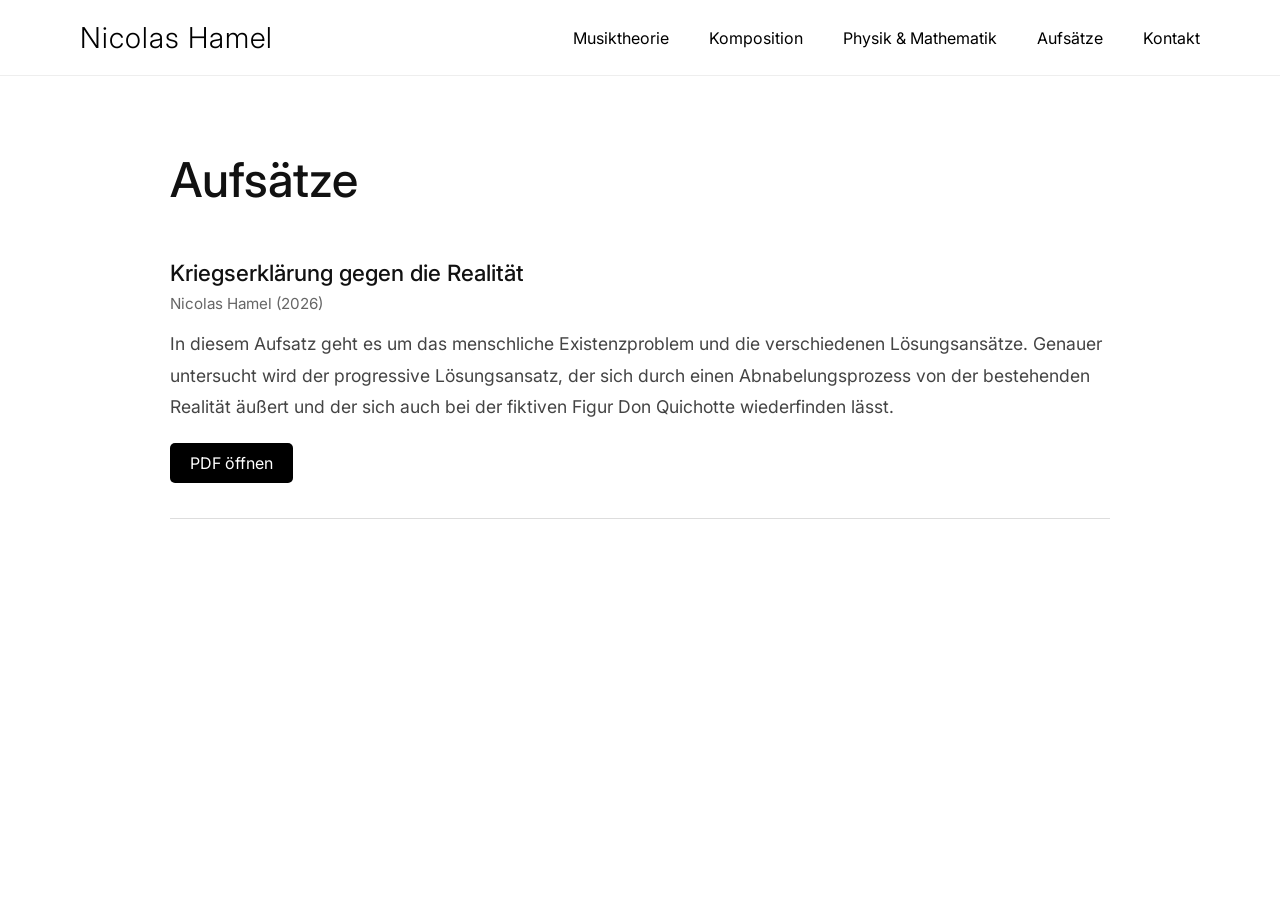
<file: aufsätze.html>
<!DOCTYPE html>
<html lang="de">
<head>
    <meta charset="UTF-8">
    <meta name="viewport" content="width=device-width, initial-scale=1.0">
    <title>Aufsätze</title>
    <link rel="stylesheet" href="style.css">
</head>

<header>

    <a href="index.html" class="logo">Nicolas Hamel</a>

    <button class="menu-toggle" onclick="toggleMenu()" aria-label="Menü öffnen">
        ☰
    </button>

    <nav id="main-nav">
        <ul>
            <li><a href="musiktheorie.html">Musiktheorie</a></li>
            <li><a href="komposition.html">Komposition</a></li>
            <li><a href="physik.html">Physik & Mathematik</a></li>
            <li><a href="aufsätze.html">Aufsätze</a></li>
            <li><a href="contact.html">Kontakt</a></li>
        </ul>
    </nav>

</header>
<script>

function toggleMenu() {

    const nav = document.getElementById("main-nav");

    nav.classList.toggle("open");

}

</script>
<body>

<section class="page-content">

    <h1>
        Aufsätze
    </h1>


    <div class="musiktheorie">

        <h2>
            Kriegserklärung gegen die Realität
        </h2>

        <div class="musiktheorie-meta">
            Nicolas Hamel (2026)
        </div>

        <p class="abstract">
            In diesem Aufsatz geht es um das menschliche Existenzproblem und die verschiedenen Lösungsansätze. Genauer untersucht wird der progressive Lösungsansatz, der sich durch einen Abnabelungsprozess von der bestehenden Realität äußert und der sich auch bei der fiktiven Figur Don Quichotte wiederfinden lässt.   
        </p>

        <a href="pdfs/Krieg_gegen_die_Realitaet.pdf"
           target="_blank"
           class="pdf-link">
           PDF öffnen
        </a>

    </div>


</section>

</body>
</html>
</file>
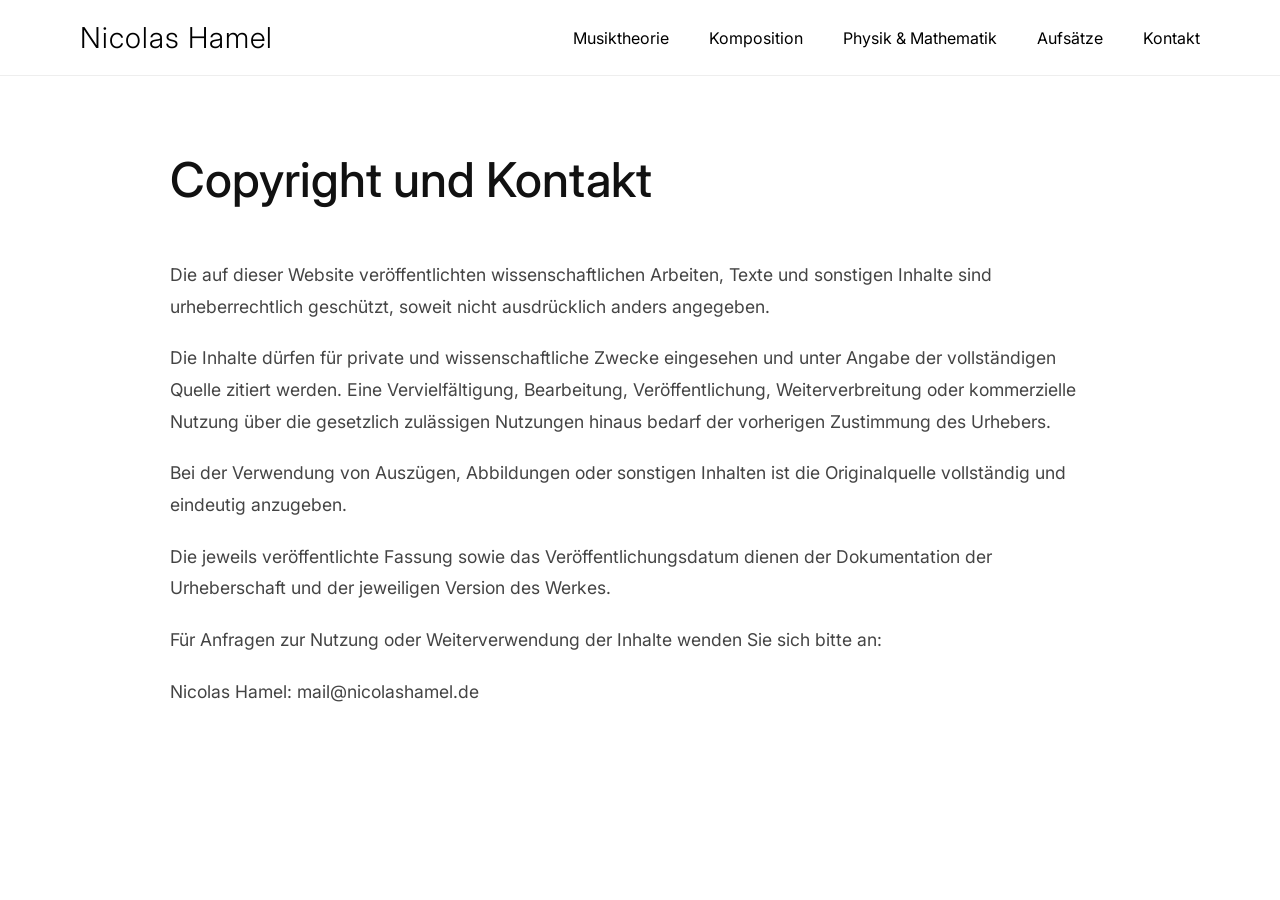
<file: contact.html>
<!DOCTYPE html>
<html lang="de">
<head>
    <meta charset="UTF-8">
    <meta name="viewport" content="width=device-width, initial-scale=1.0">
    <title>Kontakt</title>
    <link rel="stylesheet" href="style.css">
</head>

<header>

    <a href="index.html" class="logo">Nicolas Hamel</a>

    <button class="menu-toggle" onclick="toggleMenu()" aria-label="Menü öffnen">
        ☰
    </button>

    <nav id="main-nav">
        <ul>
            <li><a href="musiktheorie.html">Musiktheorie</a></li>
            <li><a href="komposition.html">Komposition</a></li>
            <li><a href="physik.html">Physik & Mathematik</a></li>
            <li><a href="aufsätze.html">Aufsätze</a></li>
            <li><a href="contact.html">Kontakt</a></li>
        </ul>
    </nav>

</header>
<script>

function toggleMenu() {

    const nav = document.getElementById("main-nav");

    nav.classList.toggle("open");

}

</script>
<body>

<section class="page-content">
    <h1>Copyright und Kontakt</h1>

    <p>Die auf dieser Website veröffentlichten wissenschaftlichen Arbeiten, Texte und sonstigen Inhalte sind urheberrechtlich geschützt, soweit nicht ausdrücklich anders angegeben.
    </p>

    <p>Die Inhalte dürfen für private und wissenschaftliche Zwecke eingesehen und unter Angabe der vollständigen Quelle zitiert werden. Eine Vervielfältigung, Bearbeitung, Veröffentlichung, Weiterverbreitung oder kommerzielle Nutzung über die gesetzlich zulässigen Nutzungen hinaus bedarf der vorherigen Zustimmung des Urhebers.
    </p>
    
    <p>Bei der Verwendung von Auszügen, Abbildungen oder sonstigen Inhalten ist die Originalquelle vollständig und eindeutig anzugeben.
    </p>

    <p>Die jeweils veröffentlichte Fassung sowie das Veröffentlichungsdatum dienen der Dokumentation der Urheberschaft und der jeweiligen Version des Werkes.
    </p>

    <p>Für Anfragen zur Nutzung oder Weiterverwendung der Inhalte wenden Sie sich bitte an:
    </p>

    <p>Nicolas Hamel: mail@nicolashamel.de</p>
</section>

</body>
</html>
</file>
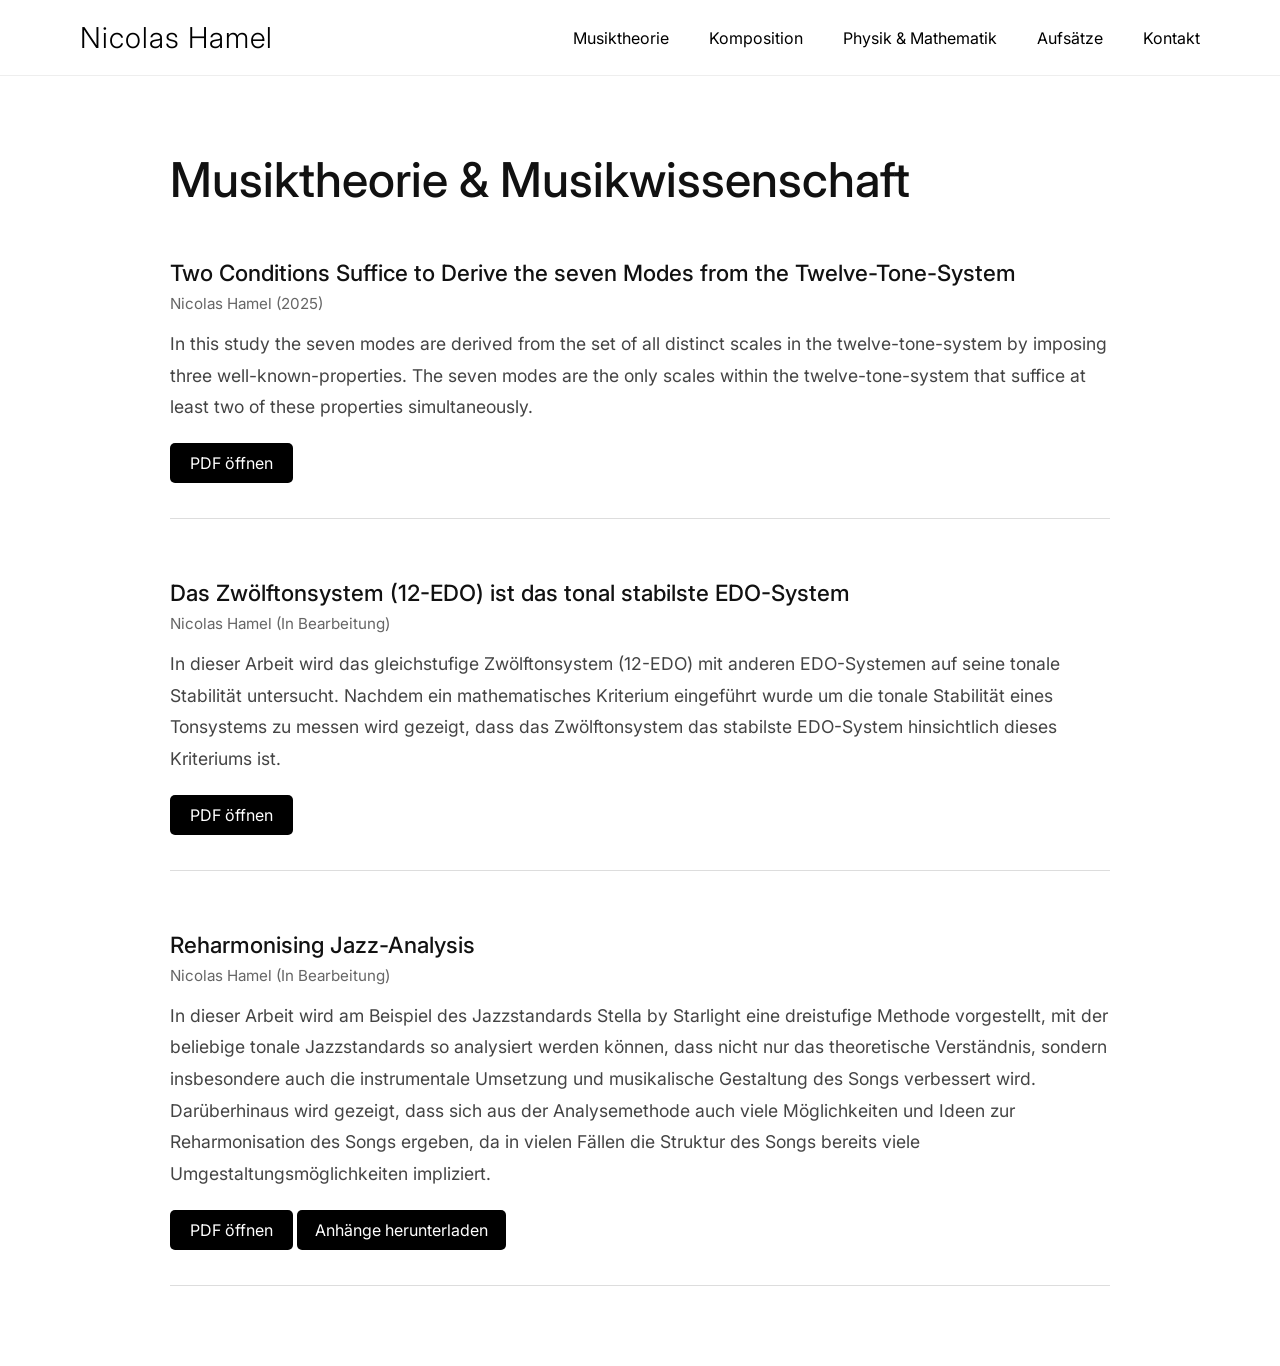
<file: musiktheorie.html>
<!DOCTYPE html>
<html lang="de">
<head>
    <meta charset="UTF-8">
    <meta name="viewport" content="width=device-width, initial-scale=1.0">
    <title>Musiktheorie</title>
    <link rel="stylesheet" href="style.css">
</head>


<header>

    <a href="index.html" class="logo">Nicolas Hamel</a>

    <button class="menu-toggle" onclick="toggleMenu()" aria-label="Menü öffnen">
        ☰
    </button>

    <nav id="main-nav">
        <ul>
            <li><a href="musiktheorie.html">Musiktheorie</a></li>
            <li><a href="komposition.html">Komposition</a></li>
            <li><a href="physik.html">Physik & Mathematik</a></li>
            <li><a href="aufsätze.html">Aufsätze</a></li>
            <li><a href="contact.html">Kontakt</a></li>
        </ul>
    </nav>

</header>
<script>

function toggleMenu() {

    const nav = document.getElementById("main-nav");

    nav.classList.toggle("open");

}

</script>

<body>

<section class="page-content">

    <h1>Musiktheorie & Musikwissenschaft</h1>

    <div class="musiktheorie">

        <h2>
            Two Conditions Suffice to Derive the seven Modes from the Twelve-Tone-System
        </h2>

        <div class="musiktheorie-meta">
            Nicolas Hamel (2025)
        </div>

        <p class="abstract">
            In this study the seven modes are derived from the set of all distinct scales in the twelve-tone-system
            by imposing three well-known-properties. The seven modes are the only scales within the twelve-tone-system
            that suffice at least two of these properties simultaneously.
        </p>

        <a href="pdfs/paper_tonleitern.pdf"
           target="_blank"
           class="pdf-link">
           PDF öffnen
        </a>

    </div>

    <div class="musiktheorie">

        <h2>
            Das Zwölftonsystem (12-EDO) ist das tonal stabilste EDO-System
        </h2>

        <div class="musiktheorie-meta">
            Nicolas Hamel (In Bearbeitung)
        </div>

        <p class="abstract">
            In dieser Arbeit wird das gleichstufige Zwölftonsystem (12-EDO) mit anderen EDO-Systemen auf seine
            tonale Stabilität untersucht. Nachdem ein mathematisches Kriterium eingeführt wurde um die tonale Stabilität
            eines Tonsystems zu messen wird gezeigt, dass das Zwölftonsystem das stabilste EDO-System hinsichtlich
            dieses Kriteriums ist. 
        </p>

        <a href="pdfs/paper_tonsystem.pdf"
           target="_blank"
           class="pdf-link">
           PDF öffnen
        </a>

    </div>

    <div class="musiktheorie">

        <h2>
            Reharmonising Jazz-Analysis
        </h2>

        <div class="musiktheorie-meta">
            Nicolas Hamel (In Bearbeitung)
        </div>

        <p class="abstract">
            In dieser Arbeit wird am Beispiel des Jazzstandards Stella by Starlight eine dreistufige Methode 
            vorgestellt, mit der beliebige tonale Jazzstandards 
            so analysiert werden können, dass nicht nur das theoretische Verständnis, sondern insbesondere auch 
            die instrumentale Umsetzung und musikalische Gestaltung des Songs verbessert wird. Darüberhinaus wird 
            gezeigt, dass sich aus der Analysemethode auch viele Möglichkeiten und Ideen zur Reharmonisation des 
            Songs ergeben, da in vielen Fällen die Struktur des Songs bereits viele Umgestaltungsmöglichkeiten 
            impliziert.
            
        </p>

        <a href="pdfs/reharmonising_jazzanalysis.pdf"
           target="_blank"
           class="pdf-link">
           PDF öffnen
        </a>

        <a href="stella_anhaenge.zip"

        download

        class="work-button">

        Anhänge herunterladen

</a>

    </div>

</section>

</body>
</html>
</file>
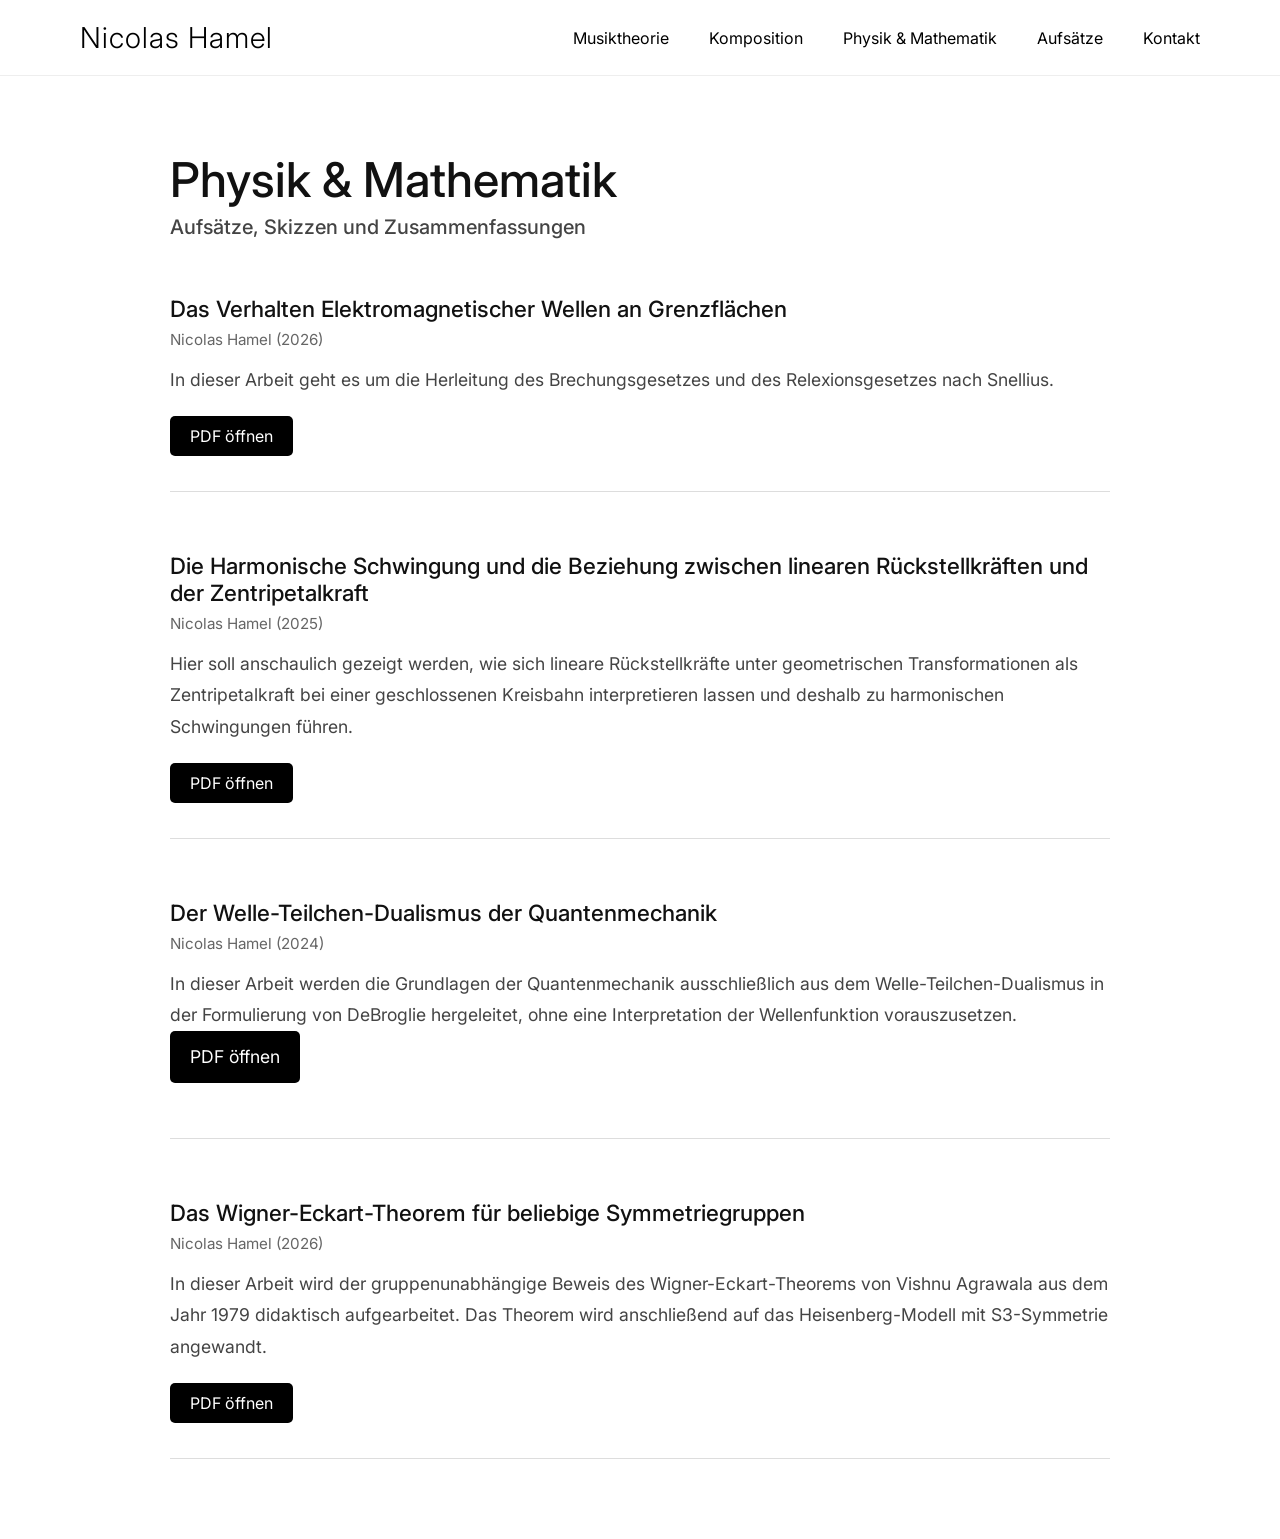
<file: physik.html>
<!DOCTYPE html>
<html lang="de">
<head>
    <meta charset="UTF-8">
    <meta name="viewport" content="width=device-width, initial-scale=1.0">
    <title>Physik</title>
    <link rel="stylesheet" href="style.css">
</head>

<header>

    <a href="index.html" class="logo">Nicolas Hamel</a>

    <button class="menu-toggle" onclick="toggleMenu()" aria-label="Menü öffnen">
        ☰
    </button>

    <nav id="main-nav">
        <ul>
            <li><a href="musiktheorie.html">Musiktheorie</a></li>
            <li><a href="komposition.html">Komposition</a></li>
            <li><a href="physik.html">Physik & Mathematik</a></li>
            <li><a href="aufsätze.html">Aufsätze</a></li>
            <li><a href="contact.html">Kontakt</a></li>
        </ul>
    </nav>

</header>
<script>

function toggleMenu() {

    const nav = document.getElementById("main-nav");

    nav.classList.toggle("open");

}

</script>
<body>

<section class="page-content">

    <h1>
        Physik & Mathematik
        <p>
            <span style="font-size: 20px">Aufsätze, Skizzen und Zusammenfassungen</span> 
        </p>
    </h1>


    <div class="musiktheorie">

        <h2>
            Das Verhalten Elektromagnetischer Wellen an Grenzflächen
        </h2>

        <div class="musiktheorie-meta">
            Nicolas Hamel (2026)
        </div>

        <p class="abstract">
            In dieser Arbeit geht es um die Herleitung des Brechungsgesetzes und des Relexionsgesetzes nach Snellius.
        </p>

        <a href="pdfs/licht_im_medium.pdf"
           target="_blank"
           class="pdf-link">
           PDF öffnen
        </a>

    </div>

    <div class="musiktheorie">

        <h2>
            Die Harmonische Schwingung und die Beziehung zwischen linearen Rückstellkräften und der Zentripetalkraft
        </h2>

        <div class="musiktheorie-meta">
            Nicolas Hamel (2025)
        </div>

        <p class="abstract">
            Hier soll anschaulich gezeigt werden, wie sich lineare Rückstellkräfte unter geometrischen Transformationen 
            als Zentripetalkraft bei einer geschlossenen Kreisbahn interpretieren lassen und deshalb zu harmonischen Schwingungen führen.   
        </p>

        <a href="pdfs/harmonic_centripetal_motion.pdf"
           target="_blank"
           class="pdf-link">
           PDF öffnen
        </a>

    </div>

    <div class="musiktheorie">

        <h2>
            Der Welle-Teilchen-Dualismus der Quantenmechanik
        </h2>

        <div class="musiktheorie-meta">
            Nicolas Hamel (2024)
        </div>

        <p class="abstract">
            In dieser Arbeit werden die Grundlagen der Quantenmechanik ausschließlich aus dem Welle-Teilchen-Dualismus in der Formulierung von DeBroglie hergeleitet, ohne eine Interpretation der Wellenfunktion vorauszusetzen. 

        <a href="pdfs/welle_teilchen_dualismus.pdf"
           target="_blank"
           class="pdf-link">
           PDF öffnen
        </a>

    </div>


    <div class="musiktheorie">

        <h2>
            Das Wigner-Eckart-Theorem für beliebige Symmetriegruppen
        </h2>

        <div class="musiktheorie-meta">
            Nicolas Hamel (2026)
        </div>

        <p class="abstract">
            In dieser Arbeit wird der gruppenunabhängige Beweis des Wigner-Eckart-Theorems von Vishnu Agrawala aus
            dem Jahr 1979 didaktisch aufgearbeitet. Das Theorem wird anschließend auf das Heisenberg-Modell mit S3-Symmetrie angewandt.
        </p>

        <a href="pdfs/bachelorarbeit_wigner_eckart_neu.pdf"
           target="_blank"
           class="pdf-link">
           PDF öffnen
        </a>

    </div>

</section>

</body>
</html>
</file>
<file: style.css>
/* Google Font */
@import url('https://fonts.googleapis.com/css2?family=Inter:wght@300;400;500;600&display=swap');

*{
    margin:0;
    padding:0;
    box-sizing:border-box;
}

body{
    font-family:'Inter', sans-serif;
    color:#111;
}

/* Navigation */

header {

    position: fixed;

    top: 0;

    left: 0;

    width: 100%;

    z-index: 1000;

    display: flex;

    justify-content: space-between;

    align-items: center;

    padding: 20px 80px;

    background: rgba(255, 255, 255, 0.9);

    backdrop-filter: blur(8px);

    border-bottom: 1px solid #eee;

}

.logo{
    font-size:1.8rem;
    font-weight:300;
    color:#000;
    text-decoration:none;
    letter-spacing:1px;
}

nav ul{
    display:flex;
    list-style:none;
    gap:40px;
}

nav a{
    text-decoration:none;
    color:#000;
    font-weight:400;
    transition:0.3s;
}

nav a:hover{
    opacity:0.6;
}

/* Homepage */

.hero{

    /* HIER NUR DEIN BILD EINTRAGEN */

    background-image:url("images/hintergrund_startseite.jpg");

    background-size:cover;

    background-position:center center;

    background-repeat:no-repeat;

    width:100%;

    /* beginnt unter der Navigation */

    margin-top:90px;

    /* fast gesamte Bildschirmhöhe */

    height:calc(100vh - 90px);

}

/* Unterseiten */

p {

    margin-bottom: 20px;

    line-height: 1.6;

  }

.page-content{
    max-width:1000px;
    margin:150px auto 80px;
    padding:0 30px;
}

.page-content h1{
    font-size:3rem;
    margin-bottom:50px;
    font-weight:500;
}

.page-content p{
    font-size:1.1rem;
    line-height:1.8;
    color:#444;
}

.placeholder-image{
    width:100%;
    height:400px;
    background:#e5e5e5;
    margin-top:40px;
    border-radius:10px;
}

.musiktheorie{
    margin-bottom:60px;
    padding-bottom:35px;
    border-bottom:1px solid #ddd;
}

.musiktheorie h2{
    font-size:1.4rem;
    font-weight:500;
    margin-bottom:8px;
}

.musiktheorie-meta{
    color:#666;
    font-size:0.95rem;
    margin-bottom:15px;
}

.abstract{
    line-height:1.8;
    color:#444;
    margin-bottom:20px;
}

.pdf-link{
    display:inline-block;
    text-decoration:none;
    color:white;
    background:black;
    padding:10px 20px;
    border-radius:5px;
    transition:0.3s;
}

.pdf-link:hover{
    opacity:0.8;
}

.work-links{
    margin-top:20px;
    display:flex;
    gap:12px;
    flex-wrap:wrap;
}

.work-button{
    display:inline-block;
    background:#000;
    color:#fff;
    text-decoration:none;
    padding:10px 18px;
    border-radius:5px;
    transition:0.3s;
}

.work-button:hover{
    opacity:0.8;
}

audio{

    width:100%;

    margin-top:15px;

}

/* =========================================
   MOBILE
   ========================================= */

.menu-toggle {
    display: none;
    background: none;
    border: none;
    color: #000;
    font-size: 24px;
    cursor: pointer;
    padding: 5px;
}


/* Smartphones und Tablets */

@media (max-width: 768px) {

    /* Header */

    header {
        padding: 15px 20px;
        min-height: 60px;
    }

    .logo {
        font-size: 1.3rem;
    }


    /* Hamburger */

    .menu-toggle {
        display: block;
        margin-left: auto;
    }


    /* Navigation zunächst verstecken */

    nav {
        display: none;
        position: absolute;
        top: 60px;
        left: 0;
        width: 100%;
        background: rgba(255, 255, 255, 0.95);
        backdrop-filter: blur(8px);
        border-bottom: 1px solid #eee;
    }


    /* Navigation öffnen */

    nav.open {
        display: block;
    }


    /* Navigation untereinander */

    nav ul {
        display: flex;
        flex-direction: column;
        gap: 0;
        padding: 10px 20px 20px;
    }

    nav li {
        width: 100%;
    }

    nav a {
        display: block;
        padding: 12px 0;
        font-size: 16px;
    }


    /* Inhalt */

    .page-content {
        width: 100%;
        max-width: none;
        margin: 0;
        padding: 100px 20px 50px;
    }

    .page-content h1 {
        font-size: 2rem;
        margin-bottom: 30px;
    }


    /* Audio */

    audio {
        width: 100%;
    }

}
</file>
